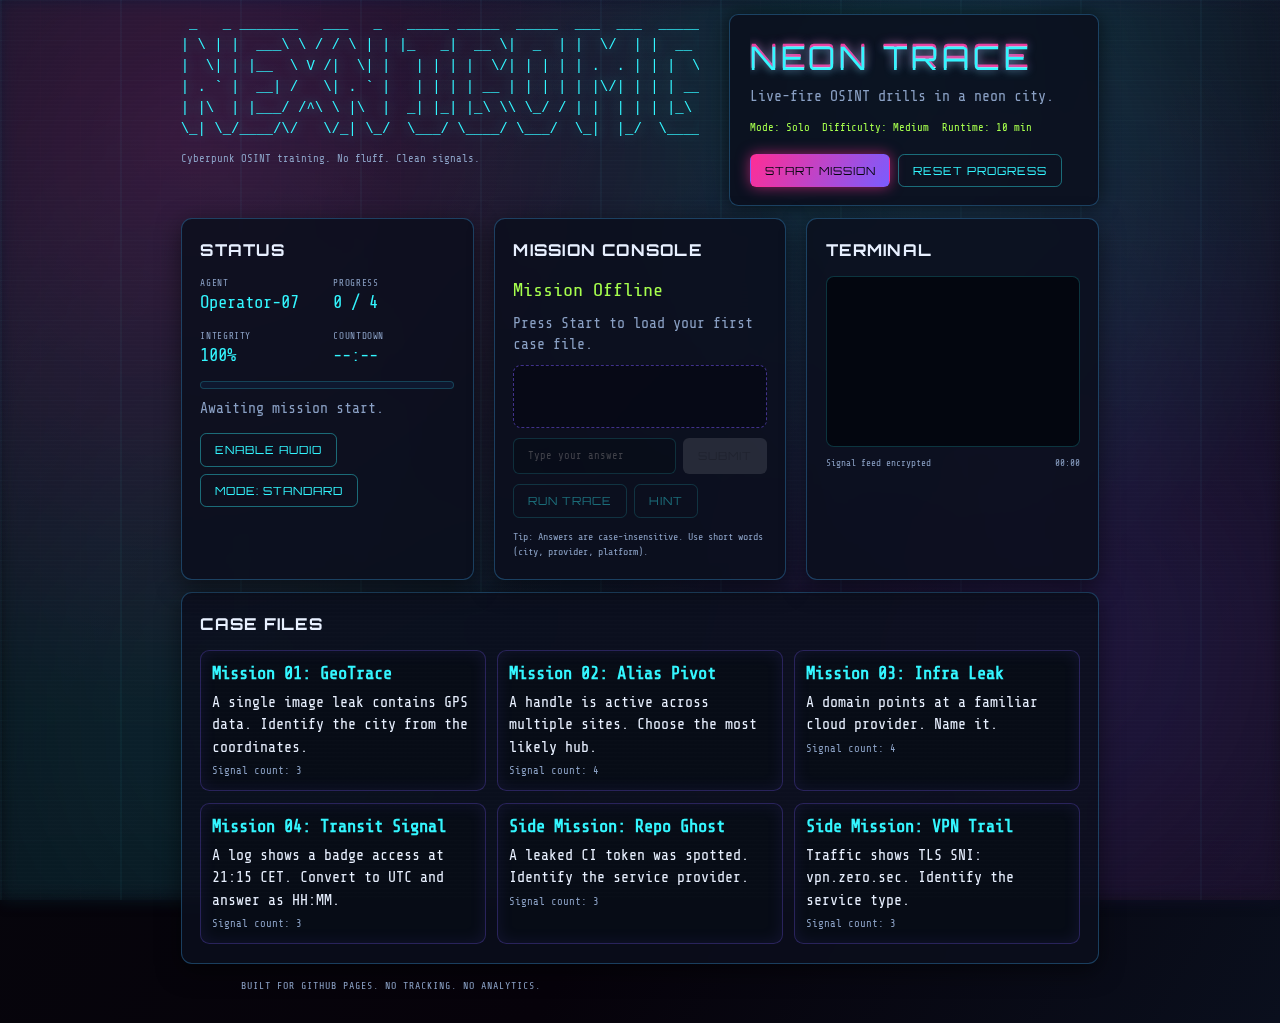
<file: osint/index.html>
<!DOCTYPE html>
<html lang="en">
<head>
  <meta charset="UTF-8">
  <meta name="viewport" content="width=device-width, initial-scale=1">
  <title>Neon Trace - OSINT Game</title>
  <link rel="stylesheet" href="styles.css">
</head>
<body>
  <div class="scanline"></div>
  <div class="bg-grid"></div>
  <div class="neon-haze"></div>
  <div class="light-trails"></div>

  <div class="shell">
    <header class="hero">
      <div class="hero-art">
<pre class="logo" aria-hidden="true">
 _   _ _______   ___   _   _____ _____  _____  ___  ___  _____
| \ | |  ___\ \ / / \ | | |_   _|  __ \|  _  | |  \/  | |  __ \
|  \| | |__  \ V /|  \| |   | | | |  \/| | | | | .  . | | |  \/
| . ` |  __| /   \| . ` |   | | | | __ | | | | | |\/| | | | __
| |\  | |___/ /^\ \ |\  |  _| |_| |_\ \\ \_/ / | |  | | | |_\ \
\_| \_/____/\/   \/_| \_/  \___/ \____/ \___/  \_|  |_/  \____/
</pre>
      <div class="tagline">
        Cyberpunk OSINT training. No fluff. Clean signals.
      </div>
    </div>
      <div class="hero-card">
        <div class="hero-title glitch" data-text="NEON TRACE">NEON TRACE</div>
        <div class="hero-sub">Live-fire OSINT drills in a neon city.</div>
        <div class="hero-meta">
          <span>Mode: Solo</span>
          <span>Difficulty: Medium</span>
          <span>Runtime: 10 min</span>
        </div>
        <button id="start-btn" class="btn primary">Start Mission</button>
        <button id="reset-btn" class="btn ghost">Reset Progress</button>
      </div>
    </header>

    <main class="layout">
      <section class="panel status">
      <h2>Status</h2>
      <div class="status-row">
        <div>
          <div class="label">Agent</div>
          <div class="value" id="agent-name">Operator-07</div>
        </div>
        <div>
          <div class="label">Progress</div>
          <div class="value" id="progress">0 / 4</div>
        </div>
        <div>
          <div class="label">Integrity</div>
          <div class="value" id="integrity">100%</div>
        </div>
        <div>
          <div class="label">Countdown</div>
          <div class="value" id="countdown">--:--</div>
        </div>
      </div>
      <div class="bar">
        <div class="bar-fill" id="progress-bar"></div>
      </div>
      <div class="status-note" id="status-note">Awaiting mission start.</div>
        <div class="control-row">
          <button id="audio-btn" class="btn ghost">Enable Audio</button>
          <button id="mode-btn" class="btn ghost">Mode: Standard</button>
        </div>
      </section>

      <section class="panel mission">
      <h2>Mission Console</h2>
      <div class="mission-card" id="mission-card">
        <div class="mission-title" id="mission-title">Mission Offline</div>
        <div class="mission-prompt" id="mission-prompt">
          Press Start to load your first case file.
        </div>
        <div class="mission-evidence" id="mission-evidence"></div>
        <div class="mission-input">
          <input id="answer-input" type="text" placeholder="Type your answer" autocomplete="off" disabled>
          <button id="submit-btn" class="btn" disabled>Submit</button>
        </div>
        <div class="mission-actions">
          <button id="trace-btn" class="btn ghost" disabled>Run Trace</button>
          <button id="hint-btn" class="btn ghost" disabled>Hint</button>
        </div>
      </div>
        <div class="tip">
          Tip: Answers are case-insensitive. Use short words (city, provider, platform).
        </div>
      </section>

      <section class="panel terminal">
      <h2>Terminal</h2>
      <div class="terminal-window" id="terminal"></div>
      <div class="terminal-footer">
        <span>Signal feed encrypted</span>
        <span id="timer">00:00</span>
      </div>
      </section>
    </main>

    <section class="panel intel">
      <h2>Case Files</h2>
      <div class="cards" id="case-files"></div>
    </section>

    <footer class="footer">
      <div>Built for GitHub Pages. No tracking. No analytics.</div>
    </footer>
  </div>

  <script src="script.js"></script>
</body>
</html>
</file>
<file: osint/styles.css>
@import url('https://fonts.googleapis.com/css2?family=Orbitron:wght@400;600;800&family=Share+Tech+Mono&display=swap');

:root {
  --bg: #05070d;
  --bg-deep: #020308;
  --neon-pink: #ff2d95;
  --neon-cyan: #33f6ff;
  --neon-green: #a6ff4d;
  --neon-purple: #7a5cff;
  --ink: #e8f0ff;
  --muted: #8aa0c4;
  --panel: rgba(10, 14, 28, 0.85);
  --panel-edge: rgba(65, 180, 255, 0.3);
}

* {
  box-sizing: border-box;
}

body {
  margin: 0;
  min-height: 100vh;
  color: var(--ink);
  background: radial-gradient(circle at 20% 10%, #1b1440 0%, transparent 45%),
              radial-gradient(circle at 80% 0%, #10233a 0%, transparent 40%),
              linear-gradient(120deg, #06070d 0%, #06020a 60%, #0a0f1d 100%);
  font-family: "Share Tech Mono", monospace;
  font-size: clamp(18px, 1.1vw + 8px, 22px);
  line-height: 1.5;
}

.shell {
  width: min(2200px, 100vw);
  margin: 0 auto;
  padding: 0 clamp(20px, 4vw, 84px) 1.5rem;
  transform-origin: top center;
}

.bg-grid {
  position: fixed;
  inset: 0;
  background-image: linear-gradient(rgba(51, 246, 255, 0.08) 1px, transparent 1px),
                    linear-gradient(90deg, rgba(255, 45, 149, 0.05) 1px, transparent 1px);
  background-size: 40px 40px;
  pointer-events: none;
  mix-blend-mode: screen;
  opacity: 0.35;
  z-index: 0;
}

.neon-haze {
  position: fixed;
  inset: 0;
  background:
    radial-gradient(circle at 15% 15%, rgba(255, 45, 149, 0.18), transparent 45%),
    radial-gradient(circle at 70% 10%, rgba(51, 246, 255, 0.18), transparent 42%),
    radial-gradient(circle at 80% 70%, rgba(122, 92, 255, 0.2), transparent 50%),
    radial-gradient(circle at 20% 80%, rgba(51, 246, 255, 0.12), transparent 55%),
    linear-gradient(180deg, rgba(5, 7, 18, 0.6), rgba(5, 7, 18, 0.95));
  filter: blur(8px);
  opacity: 0.9;
  pointer-events: none;
  z-index: 0;
}

.light-trails {
  position: fixed;
  inset: 0;
  background:
    linear-gradient(120deg, rgba(51, 246, 255, 0.06), transparent 60%),
    linear-gradient(300deg, rgba(255, 45, 149, 0.08), transparent 55%),
    repeating-linear-gradient(90deg,
      rgba(51, 246, 255, 0.06) 0px,
      rgba(51, 246, 255, 0.06) 2px,
      transparent 2px,
      transparent 120px
    );
  mix-blend-mode: screen;
  opacity: 0.6;
  pointer-events: none;
  z-index: 0;
}

.scanline {
  position: fixed;
  inset: 0;
  background: repeating-linear-gradient(
    to bottom,
    rgba(255, 255, 255, 0.03) 0px,
    rgba(255, 255, 255, 0.03) 1px,
    transparent 2px,
    transparent 4px
  );
  pointer-events: none;
  opacity: 0.4;
  z-index: 1;
}

.hero {
  position: relative;
  z-index: 2;
  display: grid;
  grid-template-columns: minmax(460px, 1.4fr) minmax(420px, 1fr);
  gap: 3.2rem;
  padding: 1.6rem 0 1rem;
  align-items: stretch;
}

.hero-art {
  display: flex;
  flex-direction: column;
  gap: 1rem;
  overflow: hidden;
}

.logo {
  margin: 0;
  font-size: clamp(0.95rem, 1.8vw, 1.6rem);
  color: var(--neon-cyan);
  text-shadow: 0 0 18px rgba(51, 246, 255, 0.6);
  max-width: 100%;
  display: inline-block;
}

.tagline {
  font-size: 0.95rem;
  color: var(--muted);
}

.hero-card {
  background: var(--panel);
  border: 1px solid var(--panel-edge);
  padding: clamp(1.6rem, 1.8vw, 2.2rem);
  border-radius: 12px;
  box-shadow: 0 0 25px rgba(0, 0, 0, 0.6);
  backdrop-filter: blur(8px);
  min-height: 220px;
}

.hero-title {
  font-family: "Orbitron", sans-serif;
  font-size: clamp(2.6rem, 2.8vw, 3.4rem);
  letter-spacing: 0.3rem;
  margin-bottom: 0.4rem;
}

.hero-sub {
  color: var(--muted);
  margin-bottom: 1rem;
}

.hero-meta {
  display: flex;
  gap: 1rem;
  flex-wrap: wrap;
  font-size: 0.85rem;
  color: var(--neon-green);
  margin-bottom: 1.4rem;
}

.glitch {
  position: relative;
}

.glitch::before,
.glitch::after {
  content: attr(data-text);
  position: absolute;
  left: 0;
  width: 100%;
  overflow: hidden;
}

.glitch::before {
  top: -2px;
  color: var(--neon-pink);
  text-shadow: 0 0 12px rgba(255, 45, 149, 0.7);
  animation: glitch 2.2s infinite linear alternate-reverse;
}

.glitch::after {
  top: 2px;
  color: var(--neon-cyan);
  text-shadow: 0 0 12px rgba(51, 246, 255, 0.7);
  animation: glitch 2.5s infinite linear alternate;
}

@keyframes glitch {
  0% { clip-path: inset(0 0 90% 0); }
  20% { clip-path: inset(0 0 35% 0); }
  40% { clip-path: inset(45% 0 40% 0); }
  60% { clip-path: inset(70% 0 5% 0); }
  80% { clip-path: inset(10% 0 65% 0); }
  100% { clip-path: inset(55% 0 15% 0); }
}

.layout {
  position: relative;
  z-index: 2;
  display: grid;
  grid-template-columns: repeat(3, minmax(340px, 1fr));
  gap: clamp(1.6rem, 2vw, 2.4rem);
  padding: 0.6rem 0 1.6rem;
}

.panel {
  background: var(--panel);
  border: 1px solid var(--panel-edge);
  border-radius: 14px;
  padding: clamp(1.7rem, 1.8vw, 2.3rem);
  box-shadow: 0 8px 30px rgba(0, 0, 0, 0.5);
  backdrop-filter: blur(12px);
}

.panel h2 {
  font-family: "Orbitron", sans-serif;
  margin-top: 0;
  font-size: 1.3rem;
  letter-spacing: 0.1rem;
  text-transform: uppercase;
}

.status-row {
  display: grid;
  grid-template-columns: repeat(auto-fit, minmax(140px, 1fr));
  gap: 1rem;
}

.label {
  color: var(--muted);
  font-size: 0.75rem;
  letter-spacing: 0.05rem;
  text-transform: uppercase;
}

.value {
  font-size: 1.4rem;
  color: var(--neon-cyan);
}

.status-note {
  margin-top: 0.75rem;
  color: var(--muted);
}

.control-row {
  display: flex;
  gap: 0.6rem;
  flex-wrap: wrap;
  margin-top: 1rem;
}

.bar {
  height: 10px;
  background: rgba(15, 25, 50, 0.9);
  border-radius: 999px;
  margin-top: 1rem;
  overflow: hidden;
  border: 1px solid rgba(51, 246, 255, 0.2);
}

.bar-fill {
  height: 100%;
  width: 0%;
  background: linear-gradient(90deg, var(--neon-pink), var(--neon-cyan));
  transition: width 0.4s ease;
}

.mission-card {
  display: flex;
  flex-direction: column;
  gap: 0.8rem;
}

.mission-title {
  font-size: 1.5rem;
  color: var(--neon-green);
}

.mission-prompt {
  color: var(--muted);
  line-height: 1.4;
}

.mission-evidence {
  padding: 0.8rem;
  border: 1px dashed rgba(122, 92, 255, 0.5);
  border-radius: 10px;
  min-height: 80px;
  color: var(--ink);
  background: rgba(5, 7, 18, 0.7);
  white-space: pre-line;
}

.mission-input {
  display: flex;
  gap: 0.6rem;
}

.mission-input input {
  flex: 1;
  padding: 0.9rem 1.1rem;
  background: rgba(7, 10, 20, 0.9);
  border: 1px solid rgba(51, 246, 255, 0.3);
  border-radius: 8px;
  color: var(--ink);
  font-family: "Share Tech Mono", monospace;
}

.mission-input input:disabled {
  opacity: 0.5;
}

.mission-actions {
  display: flex;
  gap: 0.6rem;
  flex-wrap: wrap;
}

.btn {
  padding: 0.7rem 1.1rem;
  border-radius: 8px;
  border: 1px solid transparent;
  cursor: pointer;
  font-family: "Orbitron", sans-serif;
  text-transform: uppercase;
  letter-spacing: 0.08rem;
  font-size: 0.9rem;
  transition: transform 0.2s ease, box-shadow 0.2s ease;
}

.btn.primary {
  background: linear-gradient(120deg, var(--neon-pink), var(--neon-purple));
  color: #05060f;
  box-shadow: 0 0 18px rgba(255, 45, 149, 0.6);
}

.btn.ghost {
  background: transparent;
  color: var(--neon-cyan);
  border-color: rgba(51, 246, 255, 0.4);
}

.btn.active {
  background: rgba(51, 246, 255, 0.12);
  border-color: rgba(51, 246, 255, 0.8);
  color: var(--neon-green);
  box-shadow: 0 0 16px rgba(51, 246, 255, 0.3);
}

.btn:disabled {
  opacity: 0.4;
  cursor: not-allowed;
}

.btn:hover:not(:disabled) {
  transform: translateY(-2px);
  box-shadow: 0 0 16px rgba(51, 246, 255, 0.4);
}

.hero-card,
.panel,
.case-card {
  animation: float 10s ease-in-out infinite;
}

.panel:nth-of-type(2),
.case-card:nth-of-type(2) {
  animation-delay: 1.5s;
}

.panel:nth-of-type(3),
.case-card:nth-of-type(3) {
  animation-delay: 3s;
}

@keyframes float {
  0% { transform: translateY(0); }
  50% { transform: translateY(-6px); }
  100% { transform: translateY(0); }
}

.btn:hover:not(:disabled),
.hero-card:hover,
.panel:hover,
.case-card:hover {
  transform: translateY(-4px);
}

.hero-card:hover,
.panel:hover,
.case-card:hover {
  transition: transform 0.2s ease;
}

@media (prefers-reduced-motion: reduce) {
  .hero-card,
  .panel,
  .case-card {
    animation: none;
  }
}

.terminal-window {
  height: clamp(240px, 18vw, 340px);
  background: #03060f;
  border-radius: 10px;
  padding: 1rem;
  overflow-y: auto;
  font-size: 1rem;
  border: 1px solid rgba(51, 246, 255, 0.2);
}

.terminal-line {
  margin-bottom: 0.4rem;
  color: var(--neon-green);
}

.terminal-line.dim {
  color: var(--muted);
}

.terminal-footer {
  display: flex;
  justify-content: space-between;
  margin-top: 0.7rem;
  color: var(--muted);
  font-size: 0.75rem;
}

.tip {
  margin-top: 1rem;
  font-size: 0.8rem;
  color: var(--muted);
}

.cards {
  display: grid;
  grid-template-columns: repeat(3, minmax(260px, 1fr));
  gap: 1.2rem;
}

.case-card {
  padding: 1rem;
  border-radius: 12px;
  background: rgba(8, 12, 22, 0.9);
  border: 1px solid rgba(122, 92, 255, 0.3);
  box-shadow: inset 0 0 20px rgba(122, 92, 255, 0.1);
}

.case-card h3 {
  margin: 0 0 0.4rem;
  color: var(--neon-cyan);
}

.case-card p {
  margin: 0.4rem 0 0;
  color: var(--muted);
  font-size: 0.85rem;
}

.intel {
  width: 100%;
  margin: 0 0 1.2rem;
}

.footer {
  position: relative;
  z-index: 2;
  padding: 1rem 6vw 1.4rem;
  color: var(--muted);
  font-size: 0.8rem;
  text-transform: uppercase;
  letter-spacing: 0.08rem;
  width: 100%;
  margin: 0;
}

@media (max-width: 1100px) {
  .layout {
    grid-template-columns: repeat(auto-fit, minmax(260px, 1fr));
  }
  .cards {
    grid-template-columns: repeat(auto-fit, minmax(240px, 1fr));
  }
}

@media (max-height: 1000px) {
  body {
    font-size: clamp(16px, 0.95vw + 8px, 19px);
  }

  .hero {
    padding: 1.1rem 0 0.6rem;
    gap: 2.4rem;
  }

  .logo {
    font-size: clamp(0.85rem, 1.4vw, 1.3rem);
  }

  .tagline {
    font-size: 0.85rem;
  }

  .hero-card {
    padding: 1.4rem 1.6rem;
    min-height: 200px;
  }

  .layout {
    gap: 1.6rem;
    padding: 0.4rem 0 1rem;
  }

  .panel {
    padding: 1.5rem;
  }

  .terminal-window {
    height: clamp(220px, 16vw, 280px);
  }

  .cards {
    gap: 0.9rem;
  }

  .case-card {
    padding: 0.85rem;
  }

  .intel {
    margin-bottom: 0.6rem;
  }

  .footer {
    padding: 0.6rem 6vw 0.8rem;
  }
}

@media (max-width: 900px) {
  .hero {
    grid-template-columns: 1fr;
  }

  .hero-card {
    order: -1;
  }

  .mission-input {
    flex-direction: column;
  }
}
</file>
